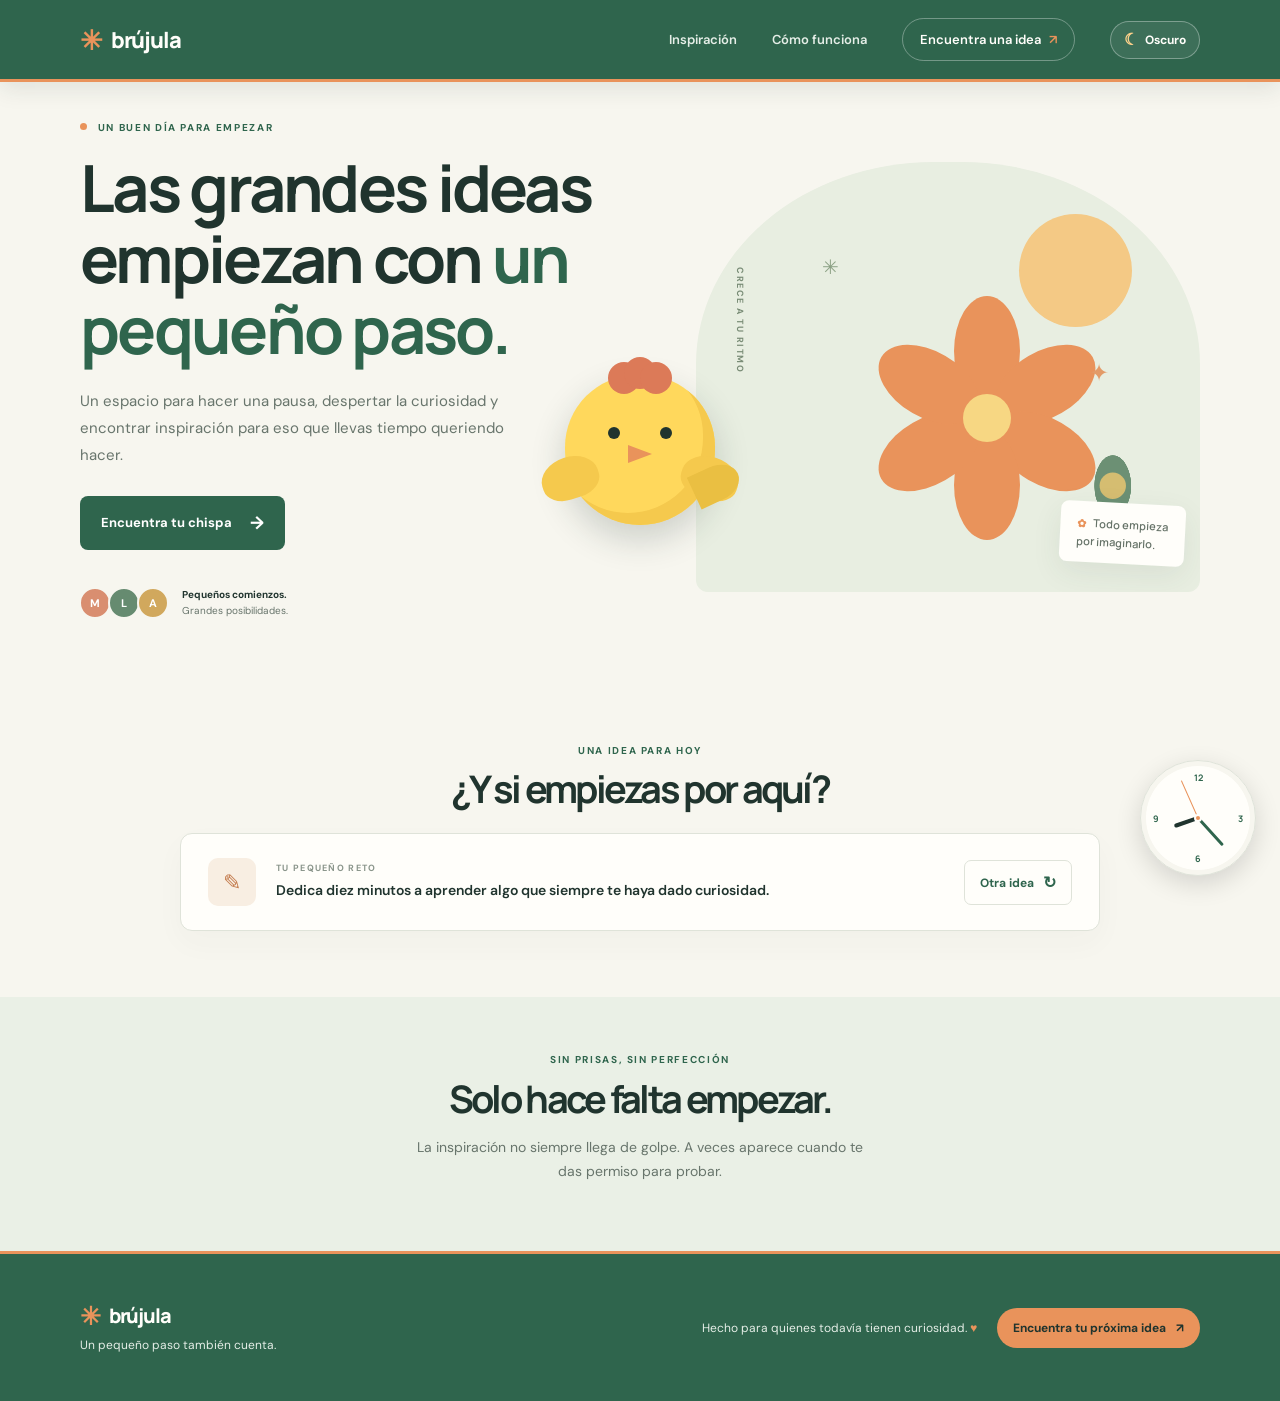
<file: index.html>
<!doctype html>
<html lang="es">
  <head>
    <meta charset="UTF-8" />
    <meta name="viewport" content="width=device-width, initial-scale=1.0" />
    <meta
      name="description"
      content="Un pequeño rincón para inspirarte, explorar ideas y empezar algo nuevo."
    />
    <title>Brújula — Encuentra tu próxima idea</title>
    <link rel="preconnect" href="https://fonts.googleapis.com" />
    <link rel="preconnect" href="https://fonts.gstatic.com" crossorigin />
    <link
      href="https://fonts.googleapis.com/css2?family=DM+Sans:wght@400;500;600;700&family=Manrope:wght@400;500;600;700;800&display=swap"
      rel="stylesheet"
    />
    <link rel="stylesheet" href="styles.css" />
    <script src="script.js" defer></script>
  </head>
  <body>
    <div class="center-chick" role="img" aria-label="Pollito">
      <span class="chick-wing chick-wing-left" aria-hidden="true"></span>
      <span class="chick-wing chick-wing-right" aria-hidden="true"></span>
      <span class="chick-eye chick-eye-left" aria-hidden="true"></span>
      <span class="chick-eye chick-eye-right" aria-hidden="true"></span>
      <span class="chick-beak" aria-hidden="true"></span>
      <span class="chick-tail" aria-hidden="true"></span>
      <span class="chick-comb chick-comb-one" aria-hidden="true"></span>
      <span class="chick-comb chick-comb-two" aria-hidden="true"></span>
      <span class="chick-comb chick-comb-three" aria-hidden="true"></span>
    </div>
    <header class="site-header">
      <a class="brand" href="#" aria-label="Brújula, inicio">
        <span class="brand-mark" aria-hidden="true">✳</span>
        brújula
      </a>
      <nav class="navigation" aria-label="Navegación principal">
        <a href="#inspiracion">Inspiración</a>
        <a href="#como-funciona">Cómo funciona</a>
        <a class="nav-cta" href="#inspiracion">Encuentra una idea <span aria-hidden="true">↗</span></a>
        <button class="theme-toggle" id="theme-toggle" type="button" aria-label="Cambiar a tema oscuro" title="Cambiar a tema oscuro">
          <span class="theme-icon" aria-hidden="true">☾</span>
          <span class="theme-label">Oscuro</span>
        </button>
      </nav>
    </header>

    <main>
      <section class="hero" aria-labelledby="hero-title">
        <div class="hero-copy">
          <p class="eyebrow"><span class="eyebrow-dot"></span> UN BUEN DÍA PARA EMPEZAR</p>
          <h1 id="hero-title">Las grandes ideas empiezan con <span>un pequeño paso.</span></h1>
          <p class="hero-description">
            Un espacio para hacer una pausa, despertar la curiosidad y encontrar
            inspiración para eso que llevas tiempo queriendo hacer.
          </p>
          <a class="primary-button" href="#inspiracion">
            Encuentra tu chispa <span aria-hidden="true">→</span>
          </a>
          <div class="social-proof">
            <div class="avatar-stack" aria-hidden="true">
              <span class="avatar avatar-one">M</span>
              <span class="avatar avatar-two">L</span>
              <span class="avatar avatar-three">A</span>
            </div>
            <p><strong>Pequeños comienzos.</strong><br />Grandes posibilidades.</p>
          </div>
        </div>

        <div class="hero-art" aria-label="Ilustración abstracta de una flor y un sol">
          <div class="sun"></div>
          <div class="flower flower-large" aria-hidden="true">
            <span></span><span></span><span></span><span></span><span></span><span></span>
            <i></i>
          </div>
          <div class="flower flower-small" aria-hidden="true">
            <span></span><span></span><span></span><span></span><span></span>
            <i></i>
          </div>
          <span class="sparkle sparkle-one" aria-hidden="true">✳</span>
          <span class="sparkle sparkle-two" aria-hidden="true">✦</span>
          <span class="art-caption">CRECE A TU RITMO</span>
          <div class="art-note"><span>✿</span> Todo empieza<br />por imaginarlo.</div>
        </div>
      </section>

      <section class="inspiration-section" id="inspiracion" aria-labelledby="inspiration-title">
        <div class="section-heading">
          <p class="eyebrow">UNA IDEA PARA HOY</p>
          <h2 id="inspiration-title">¿Y si empiezas por aquí?</h2>
        </div>
        <article class="idea-card" aria-live="polite">
          <div class="idea-icon" aria-hidden="true">✎</div>
          <div class="idea-content">
            <p class="idea-label">TU PEQUEÑO RETO</p>
            <p class="idea-text" id="idea-text">Dedica diez minutos a aprender algo que siempre te haya dado curiosidad.</p>
          </div>
          <button class="refresh-button" id="new-idea" type="button">
            Otra idea <span aria-hidden="true">↻</span>
          </button>
        </article>
      </section>

      <section class="how-section" id="como-funciona" aria-labelledby="how-title">
        <p class="eyebrow">SIN PRISAS, SIN PERFECCIÓN</p>
        <h2 id="how-title">Solo hace falta empezar.</h2>
        <p>La inspiración no siempre llega de golpe. A veces aparece cuando te das permiso para probar.</p>
      </section>
    </main>

    <footer class="site-footer">
      <div class="footer-inner">
        <div class="footer-brand-block">
          <a class="brand" href="#" aria-label="Brújula, inicio"><span class="brand-mark" aria-hidden="true">✳</span> brújula</a>
          <p>Un pequeño paso también cuenta.</p>
        </div>
        <div class="footer-message">
          <p>Hecho para quienes todavía tienen curiosidad. <span aria-hidden="true">♥</span></p>
          <a class="footer-cta" href="#inspiracion">Encuentra tu próxima idea <span aria-hidden="true">↗</span></a>
        </div>
      </div>
    </footer>

    <aside class="analog-clock" id="analog-clock" role="img" aria-label="Reloj analógico, hora local">
      <span class="clock-number clock-twelve" aria-hidden="true">12</span>
      <span class="clock-number clock-three" aria-hidden="true">3</span>
      <span class="clock-number clock-six" aria-hidden="true">6</span>
      <span class="clock-number clock-nine" aria-hidden="true">9</span>
      <span class="clock-hand hour-hand" id="hour-hand" aria-hidden="true"></span>
      <span class="clock-hand minute-hand" id="minute-hand" aria-hidden="true"></span>
      <span class="clock-hand second-hand" id="second-hand" aria-hidden="true"></span>
      <span class="clock-pin" aria-hidden="true"></span>
    </aside>
  </body>
</html>
</file>
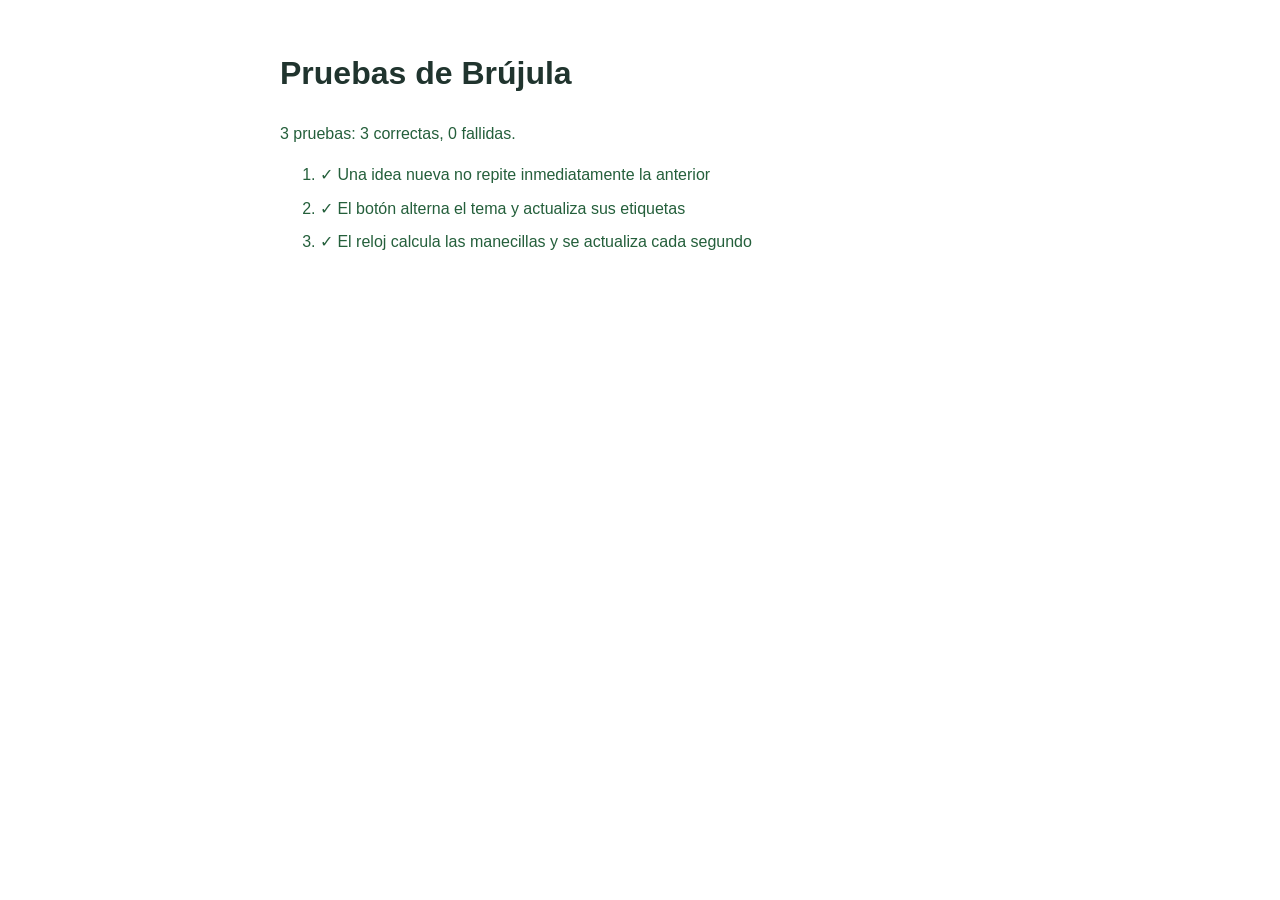
<file: tests/test-runner.html>
<!doctype html>
<html lang="es">
  <head>
    <meta charset="UTF-8" />
    <meta name="viewport" content="width=device-width, initial-scale=1.0" />
    <title>Pruebas de Brújula</title>
    <style>
      body { max-width: 720px; margin: 48px auto; padding: 0 20px; color: #20342e; font: 16px/1.6 sans-serif; }
      li { margin: 8px 0; }
      .pass { color: #245f3b; }
      .fail { color: #a32626; }
    </style>
  </head>
  <body>
    <main>
      <h1>Pruebas de Brújula</h1>
      <p id="summary" aria-live="polite">Ejecutando pruebas...</p>
      <ol id="results"></ol>
    </main>
    <script src="test-harness.js"></script>
    <script src="../script.js"></script>
    <script src="test-cases.js"></script>
  </body>
</html>
</file>
<file: styles.css>
:root {
  color-scheme: light;
  --ink: #20342e;
  --muted: #68756c;
  --green: #2f654d;
  --green-dark: #244f3b;
  --cream: #f7f6ef;
  --paper: #fffefa;
  --orange: #e9935b;
  --line: #dfe3d9;
  --section-bg: #eaf0e6;
  --button-hover: #f4f7f0;
  --art-bg: #e8eee1;
  --clock-inset: #f7f6ef;
  --header-bg: #2f654d;
  --header-ink: #fffefa;
  --header-muted: #e5eee7;
  font-family: "DM Sans", sans-serif;
}

body[data-theme="dark"] {
  color-scheme: dark;
  --ink: #e8efe9;
  --muted: #afbeb3;
  --green: #a7cfb1;
  --green-dark: #8dbb9a;
  --cream: #17231e;
  --paper: #22332b;
  --orange: #f0a773;
  --line: #405248;
  --section-bg: #26382e;
  --button-hover: #30443a;
  --art-bg: #2d4034;
  --clock-inset: #17231e;
  --header-bg: #243f32;
  --header-ink: #f2f7f2;
  --header-muted: #d5e3d8;
}

* {
  box-sizing: border-box;
}

html {
  scroll-behavior: smooth;
}

body {
  margin: 0;
  background: var(--cream);
  color: var(--ink);
}

.center-chick {
  position: fixed;
  top: 50%;
  left: 50%;
  z-index: 20;
  width: 150px;
  height: 150px;
  border-radius: 48% 48% 50% 50%;
  background: #ffd85c;
  box-shadow: 0 14px 35px #20342e33, inset -12px -12px 0 #f5c94d;
  transform: translate(-50%, -50%);
  pointer-events: none;
}

.chick-eye {
  position: absolute;
  top: 52px;
  width: 12px;
  height: 12px;
  border-radius: 50%;
  background: #20342e;
}

.chick-eye-left {
  left: 43px;
}

.chick-eye-right {
  right: 43px;
}

.chick-beak {
  position: absolute;
  top: 70px;
  left: 50%;
  width: 24px;
  height: 18px;
  background: #e9935b;
  clip-path: polygon(0 0, 100% 50%, 0 100%);
  transform: translateX(-50%);
}

.chick-wing {
  position: absolute;
  top: 82px;
  width: 58px;
  height: 42px;
  border-radius: 55% 55% 45% 45%;
  background: #f5c94d;
}

.chick-wing-left {
  left: -24px;
  transform: rotate(-18deg);
}

.chick-wing-right {
  right: -24px;
  transform: rotate(18deg);
}

.chick-tail {
  position: absolute;
  right: -25px;
  bottom: 24px;
  width: 48px;
  height: 35px;
  border-radius: 0 100% 100% 0;
  background: #eabf42;
  transform: rotate(-25deg);
}

.chick-comb {
  position: absolute;
  top: -13px;
  width: 32px;
  height: 32px;
  border-radius: 50%;
  background: #dc7a58;
}

.chick-comb-one {
  left: 43px;
}

.chick-comb-two {
  left: 59px;
  top: -18px;
}

.chick-comb-three {
  right: 43px;
}

a {
  color: inherit;
  text-decoration: none;
}

.site-header,
.site-footer {
  width: min(1120px, calc(100% - 64px));
  margin: 0 auto;
  display: flex;
  align-items: center;
  justify-content: space-between;
}

.site-header {
  width: 100%;
  min-height: 82px;
  margin: 0;
  padding: 0 max(32px, calc((100% - 1120px) / 2));
  border-bottom: 3px solid var(--orange);
  background: var(--header-bg);
  box-shadow: 0 7px 22px #20342e1a;
}

.site-header .brand {
  color: var(--header-ink);
}

.brand {
  display: inline-flex;
  align-items: center;
  gap: 9px;
  font-family: "Manrope", sans-serif;
  font-size: 22px;
  font-weight: 800;
  letter-spacing: -1.2px;
}

.brand-mark {
  color: var(--orange);
  font-size: 27px;
  line-height: 1;
}

.navigation {
  display: flex;
  align-items: center;
  gap: 35px;
  color: var(--header-muted);
  font-size: 13px;
  font-weight: 600;
}

.navigation a,
.primary-button,
.refresh-button,
.theme-toggle {
  transition: color 160ms ease, background-color 160ms ease, transform 160ms ease;
}

.navigation a:hover {
  color: var(--header-ink);
}

.navigation .nav-cta {
  padding: 12px 17px;
  border: 1px solid #ffffff55;
  border-radius: 999px;
  color: var(--header-ink);
}

.navigation .nav-cta:hover {
  border-color: var(--header-ink);
  background: #ffffff12;
}

.nav-cta span {
  margin-left: 5px;
  color: var(--orange);
}

.theme-toggle {
  display: inline-flex;
  align-items: center;
  gap: 7px;
  padding: 10px 13px;
  border: 1px solid #ffffff55;
  border-radius: 999px;
  background: #ffffff12;
  color: var(--header-ink);
  cursor: pointer;
  font: inherit;
  font-size: 12px;
  font-weight: 700;
}

.theme-toggle:hover {
  transform: translateY(-1px);
  background: #ffffff25;
}

.theme-icon {
  color: #ffd28b;
  font-size: 16px;
  line-height: 1;
}

.theme-toggle:focus-visible {
  outline: 3px solid #ffd28b;
  outline-offset: 3px;
}

.hero {
  width: min(1120px, calc(100% - 64px));
  min-height: 520px;
  margin: 24px auto 0;
  display: grid;
  grid-template-columns: 1fr 0.9fr;
  align-items: center;
  gap: 55px;
}

.hero-copy {
  padding: 15px 0 30px;
}

.eyebrow {
  margin: 0 0 19px;
  color: var(--green);
  font-size: 10px;
  font-weight: 700;
  letter-spacing: 1.65px;
}

.eyebrow-dot {
  display: inline-block;
  width: 7px;
  height: 7px;
  margin-right: 7px;
  border-radius: 50%;
  background: var(--orange);
  vertical-align: 1px;
}

h1,
h2 {
  margin: 0;
  font-family: "Manrope", sans-serif;
  letter-spacing: -2.7px;
}

h1 {
  max-width: 580px;
  font-size: clamp(42px, 5.2vw, 65px);
  font-weight: 700;
  line-height: 1.09;
}

h1 span {
  color: var(--green);
}

.hero-description {
  max-width: 440px;
  margin: 22px 0 27px;
  color: var(--muted);
  font-size: 15px;
  line-height: 1.8;
}

.primary-button {
  display: inline-flex;
  align-items: center;
  gap: 18px;
  padding: 15px 21px;
  border-radius: 8px;
  background: var(--green);
  color: white;
  font-size: 13px;
  font-weight: 700;
}

.primary-button:hover {
  transform: translateY(-2px);
  background: var(--green-dark);
}

.primary-button span {
  font-size: 18px;
}

.social-proof {
  display: flex;
  align-items: center;
  gap: 13px;
  margin-top: 37px;
}

.avatar-stack {
  display: flex;
  padding-left: 2px;
}

.avatar {
  display: grid;
  width: 32px;
  height: 32px;
  margin-left: -3px;
  place-items: center;
  border: 2px solid var(--cream);
  border-radius: 50%;
  color: white;
  font-size: 11px;
  font-weight: 700;
}

.avatar-one {
  background: #d98e70;
}

.avatar-two {
  background: #668b70;
}

.avatar-three {
  background: #d1a85d;
}

.social-proof p {
  margin: 0;
  color: var(--muted);
  font-size: 10px;
  line-height: 1.6;
}

.social-proof strong {
  color: var(--ink);
  font-weight: 700;
}

.hero-art {
  position: relative;
  min-height: 430px;
  overflow: hidden;
  border-radius: 47% 47% 12px 12px;
  background: var(--art-bg);
}

.sun {
  position: absolute;
  top: 52px;
  right: 68px;
  width: 113px;
  height: 113px;
  border-radius: 50%;
  background: #f4c985;
}

.flower {
  position: absolute;
  display: grid;
  place-items: center;
}

.flower span {
  position: absolute;
  width: 66px;
  height: 110px;
  border-radius: 50%;
  background: var(--orange);
}

.flower-large {
  top: 116px;
  left: 30%;
  width: 280px;
  height: 280px;
  animation: float 5s ease-in-out infinite;
}

.flower-large span:nth-child(1) { transform: translateY(-67px); }
.flower-large span:nth-child(2) { transform: rotate(60deg) translateY(-67px); }
.flower-large span:nth-child(3) { transform: rotate(120deg) translateY(-67px); }
.flower-large span:nth-child(4) { transform: rotate(180deg) translateY(-67px); }
.flower-large span:nth-child(5) { transform: rotate(240deg) translateY(-67px); }
.flower-large span:nth-child(6) { transform: rotate(300deg) translateY(-67px); }

.flower i {
  z-index: 1;
  width: 48px;
  height: 48px;
  border-radius: 50%;
  background: #f7d783;
}

.flower-small {
  right: 3%;
  bottom: 34px;
  width: 145px;
  height: 145px;
  transform: scale(0.55);
}

.flower-small span {
  background: #6c9074;
}

.flower-small i {
  background: #d5bd71;
}

.art-caption {
  position: absolute;
  top: 105px;
  left: 38px;
  color: #798c76;
  font-size: 9px;
  font-weight: 700;
  letter-spacing: 1.5px;
  writing-mode: vertical-rl;
}

.sparkle {
  position: absolute;
  color: #8ca185;
}

.sparkle-one {
  top: 92px;
  left: 25%;
  font-size: 20px;
}

.sparkle-two {
  top: 195px;
  right: 18%;
  color: #e39b68;
  font-size: 24px;
}

.art-note {
  position: absolute;
  right: 15px;
  bottom: 28px;
  padding: 13px 17px;
  border-radius: 8px;
  background: var(--paper);
  box-shadow: 0 10px 30px #354a3715;
  color: #667368;
  font-family: "Manrope", sans-serif;
  font-size: 11px;
  font-weight: 600;
  line-height: 1.6;
  transform: rotate(3deg);
}

.art-note span {
  margin-right: 5px;
  color: var(--orange);
}

.inspiration-section {
  width: min(920px, calc(100% - 64px));
  margin: 53px auto 0;
  padding: 42px 0 66px;
}

.section-heading {
  margin-bottom: 22px;
  text-align: center;
}

.section-heading .eyebrow {
  margin-bottom: 9px;
}

h2 {
  font-size: clamp(27px, 3.2vw, 38px);
  line-height: 1.2;
}

.idea-card {
  display: flex;
  align-items: center;
  gap: 20px;
  padding: 24px 27px;
  border: 1px solid var(--line);
  border-radius: 12px;
  background: var(--paper);
  box-shadow: 0 12px 30px #37493608;
}

.idea-icon {
  display: grid;
  flex: 0 0 48px;
  width: 48px;
  height: 48px;
  place-items: center;
  border-radius: 10px;
  background: #f8eee2;
  color: #c47b4d;
  font-size: 22px;
}

.idea-content {
  flex: 1;
}

.idea-label {
  margin: 0 0 6px;
  color: #8a958b;
  font-size: 9px;
  font-weight: 700;
  letter-spacing: 1.3px;
}

.idea-text {
  margin: 0;
  color: var(--ink);
  font-size: 14px;
  font-weight: 600;
  line-height: 1.55;
}

.refresh-button {
  flex: 0 0 auto;
  padding: 11px 15px;
  border: 1px solid var(--line);
  border-radius: 7px;
  background: transparent;
  color: var(--green);
  cursor: pointer;
  font: inherit;
  font-size: 12px;
  font-weight: 700;
}

.refresh-button:hover {
  border-color: var(--green);
  background: var(--button-hover);
}

.refresh-button span {
  margin-left: 6px;
  font-size: 16px;
  vertical-align: -1px;
}

.how-section {
  padding: 56px 24px 68px;
  background: var(--section-bg);
  text-align: center;
}

.how-section .eyebrow {
  margin-bottom: 10px;
}

.how-section p:last-child {
  max-width: 470px;
  margin: 14px auto 0;
  color: var(--muted);
  font-size: 14px;
  line-height: 1.7;
}

.site-footer {
  width: 100%;
  min-height: 150px;
  margin: 0;
  padding: 28px 32px;
  border-top: 3px solid var(--orange);
  background: var(--header-bg);
  color: var(--header-ink);
}

.footer-inner {
  width: min(1120px, 100%);
  min-height: 88px;
  margin: 0 auto;
  display: flex;
  align-items: center;
  justify-content: space-between;
  gap: 24px;
}

.site-footer .brand {
  color: var(--header-ink);
  font-size: 20px;
}

.site-footer .brand-mark {
  font-size: 25px;
}

.footer-brand-block p,
.footer-message p {
  margin: 7px 0 0;
  color: var(--header-muted);
  font-size: 12px;
}

.footer-message {
  display: flex;
  align-items: center;
  gap: 20px;
}

.footer-message p {
  margin: 0;
}

.footer-message p span {
  color: var(--orange);
}

.footer-cta {
  display: inline-flex;
  align-items: center;
  gap: 10px;
  padding: 12px 16px;
  border-radius: 999px;
  background: var(--orange);
  color: var(--ink);
  font-size: 12px;
  font-weight: 700;
  transition: transform 160ms ease, filter 160ms ease;
}

.footer-cta:hover {
  transform: translateY(-2px);
  filter: brightness(1.06);
}

.footer-cta:focus-visible {
  outline: 3px solid var(--header-ink);
  outline-offset: 3px;
}

.analog-clock {
  position: fixed;
  right: 24px;
  bottom: 24px;
  z-index: 5;
  width: 116px;
  aspect-ratio: 1;
  border: 1px solid var(--line);
  border-radius: 50%;
  background: var(--paper);
  box-shadow: 0 8px 26px #00000024, inset 0 0 0 5px var(--clock-inset);
}

.clock-number {
  position: absolute;
  color: var(--green);
  font-family: "Manrope", sans-serif;
  font-size: 9px;
  font-weight: 700;
  line-height: 1;
}

.clock-twelve {
  top: 12px;
  left: 50%;
  transform: translateX(-50%);
}

.clock-three {
  top: 50%;
  right: 12px;
  transform: translateY(-50%);
}

.clock-six {
  bottom: 12px;
  left: 50%;
  transform: translateX(-50%);
}

.clock-nine {
  top: 50%;
  left: 12px;
  transform: translateY(-50%);
}

.clock-hand {
  position: absolute;
  bottom: 50%;
  left: 50%;
  border-radius: 999px;
  transform: translateX(-50%) rotate(var(--rotation));
  transform-origin: center bottom;
}

.hour-hand {
  width: 4px;
  height: 25px;
  background: var(--ink);
}

.minute-hand {
  width: 3px;
  height: 37px;
  background: var(--green);
}

.second-hand {
  width: 1px;
  height: 41px;
  background: var(--orange);
}

.clock-pin {
  position: absolute;
  top: 50%;
  left: 50%;
  width: 8px;
  height: 8px;
  border: 2px solid var(--paper);
  border-radius: 50%;
  background: var(--orange);
  transform: translate(-50%, -50%);
}

@keyframes float {
  0%, 100% { transform: translateY(0); }
  50% { transform: translateY(-9px); }
}

@media (max-width: 760px) {
  .hero {
    width: min(100% - 40px, 540px);
  }

  .site-footer {
    padding: 26px 20px;
  }

  .footer-inner {
    width: min(100%, 540px);
    align-items: flex-start;
    flex-direction: column;
    gap: 20px;
  }

  .footer-message {
    width: 100%;
    justify-content: space-between;
    flex-wrap: wrap;
    gap: 14px;
  }

  .site-header {
    min-height: 75px;
    padding: 0 20px;
  }

  .analog-clock {
    right: 14px;
    bottom: 14px;
    width: 96px;
  }

  .hour-hand {
    height: 21px;
  }

  .minute-hand {
    height: 30px;
  }

  .second-hand {
    height: 34px;
  }

  .clock-twelve {
    top: 10px;
  }

  .clock-three {
    right: 10px;
  }

  .clock-six {
    bottom: 10px;
  }

  .clock-nine {
    left: 10px;
  }

  .navigation {
    gap: 9px;
  }

  .navigation > a:not(.nav-cta) {
    display: none;
  }

  .navigation .nav-cta {
    padding: 9px 10px;
    font-size: 11px;
  }

  .theme-toggle {
    gap: 0;
    padding: 9px 10px;
  }

  .theme-label {
    display: none;
  }

  .hero {
    grid-template-columns: 1fr;
    gap: 34px;
    margin-top: 15px;
  }

  .hero-copy {
    padding-bottom: 0;
  }

  .hero-art {
    min-height: 370px;
  }

  .flower-large {
    left: 24%;
  }

  .inspiration-section {
    width: min(100% - 40px, 540px);
    margin-top: 28px;
  }
}

@media (max-width: 480px) {
  h1 {
    font-size: 43px;
    letter-spacing: -2px;
  }

  .idea-card {
    align-items: flex-start;
    flex-wrap: wrap;
    padding: 19px;
  }

  .idea-content {
    min-width: calc(100% - 70px);
  }

  .refresh-button {
    margin-left: 68px;
  }

  .site-footer {
    padding: 24px 20px;
  }

  .footer-message {
    align-items: flex-start;
    flex-direction: column;
  }

  .footer-cta {
    padding: 11px 14px;
  }
}

@media (prefers-reduced-motion: reduce) {
  *,
  *::before,
  *::after {
    scroll-behavior: auto !important;
    animation-duration: 0.01ms !important;
    animation-iteration-count: 1 !important;
    transition-duration: 0.01ms !important;
  }
}
</file>
